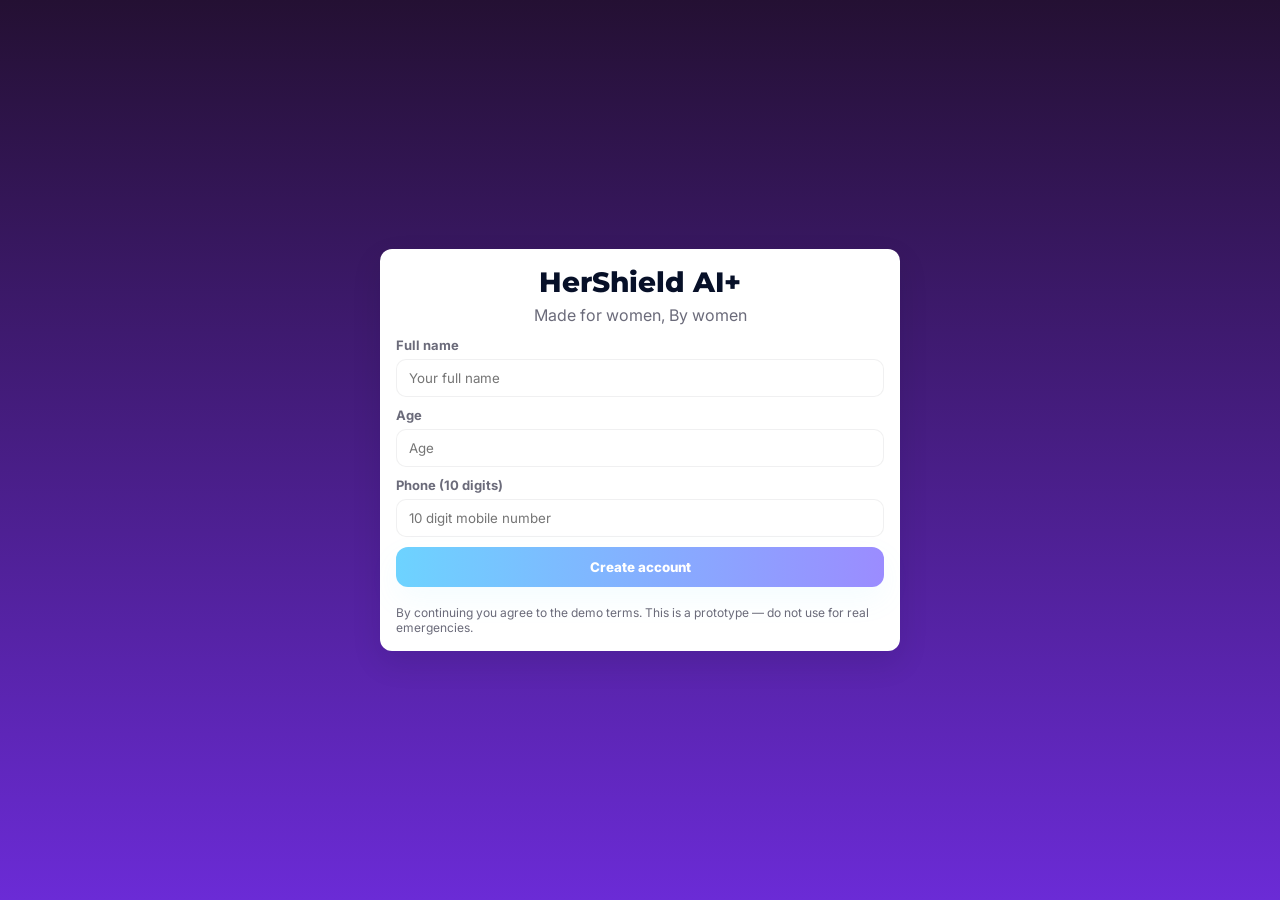
<file: index.html>
<!doctype html>
<html lang="en">
<head>
  <meta charset="utf-8" />
  <meta name="viewport" content="width=device-width,initial-scale=1" />
  <title>HerShield AI+ — Create profile</title>
  <link rel="stylesheet" href="styles.css" />
</head>
<body>
  <main style="min-height:100vh;display:flex;align-items:center;justify-content:center;padding:24px">
    <section class="card" style="max-width:520px;width:100%">
      <div style="text-align:center;margin-bottom:12px">
        <div style="font-family:var(--title-font);font-weight:800;font-size:28px;color:var(--text)">HerShield AI+</div>
        <div style="color:var(--muted);margin-top:6px">Made for women, By women</div>
      </div>

      <form id="signupForm" style="display:flex;flex-direction:column;gap:10px" autocomplete="on" novalidate>
        <label class="field">
          <span class="label">Full name</span>
          <input id="fullName" class="input" name="name" type="text" placeholder="Your full name" required />
          <div id="nameError" class="small-note" style="color:#b71c1c;display:none"></div>
        </label>

        <label class="field">
          <span class="label">Age</span>
          <input id="age" class="input" name="age" type="number" min="16" max="99" placeholder="Age" required />
          <div id="ageError" class="small-note" style="color:#b71c1c;display:none"></div>
        </label>

        <label class="field">
          <span class="label">Phone (10 digits)</span>
          <input id="phone" class="input" name="phone" type="tel" placeholder="10 digit mobile number" inputmode="tel" required />
          <div id="phoneError" class="small-note" style="color:#b71c1c;display:none"></div>
        </label>

        <div style="display:flex;gap:8px;align-items:center">
          <button type="submit" class="btn primary" style="flex:1">Create account</button>
        </div>

        <div style="font-size:12px;color:var(--muted);margin-top:8px">By continuing you agree to the demo terms. This is a prototype — do not use for real emergencies.</div>
      </form>
    </section>
  </main>

  <div id="modalRoot" aria-hidden="true"></div>
  <script src="main.js"></script>
  <script>
    function validateName(name){ return /^[A-Za-z\s]{2,}$/.test(name); }
    function validateAge(age){ return Number.isInteger(age) && age > 15 && age < 100; }
    function validatePhone(phone){ return /^\d{10}$/.test(phone); }

    document.getElementById('signupForm').addEventListener('submit', function(e){
      e.preventDefault();
      const nameEl = document.getElementById('fullName');
      const ageEl = document.getElementById('age');
      const phoneEl = document.getElementById('phone');
      const name = nameEl.value.trim();
      const age = Number(ageEl.value);
      const phone = phoneEl.value.trim();

      const nameError = document.getElementById('nameError');
      const ageError = document.getElementById('ageError');
      const phoneError = document.getElementById('phoneError');
      nameError.style.display = 'none'; ageError.style.display = 'none'; phoneError.style.display = 'none';

      if(!validateName(name)){ nameError.textContent = 'Name must contain only letters and spaces (no numbers).'; nameError.style.display='block'; nameEl.focus(); return; }
      if(!validateAge(age)){ ageError.textContent = 'Age must be greater than 15 and less than 100.'; ageError.style.display='block'; ageEl.focus(); return; }
      if(!validatePhone(phone)){ phoneError.textContent = 'Phone must be exactly 10 digits.'; phoneError.style.display='block'; phoneEl.focus(); return; }

      const user = { name, age, phone, ts: new Date().toISOString() };
      try {
        localStorage.setItem('hs_user', JSON.stringify(user));
        showModal({ title:'Profile created', html:'<p>Your profile is saved locally. Redirecting to Home...</p>', primaryText:'Continue', primaryAction: ()=> location.href='home.html' });
      } catch(err){
        showModal({ title:'Error', html:'<p>Unable to save profile in this browser.</p>', primaryText:'OK' });
      }
    });
  </script>
</body>
</html>
</file>
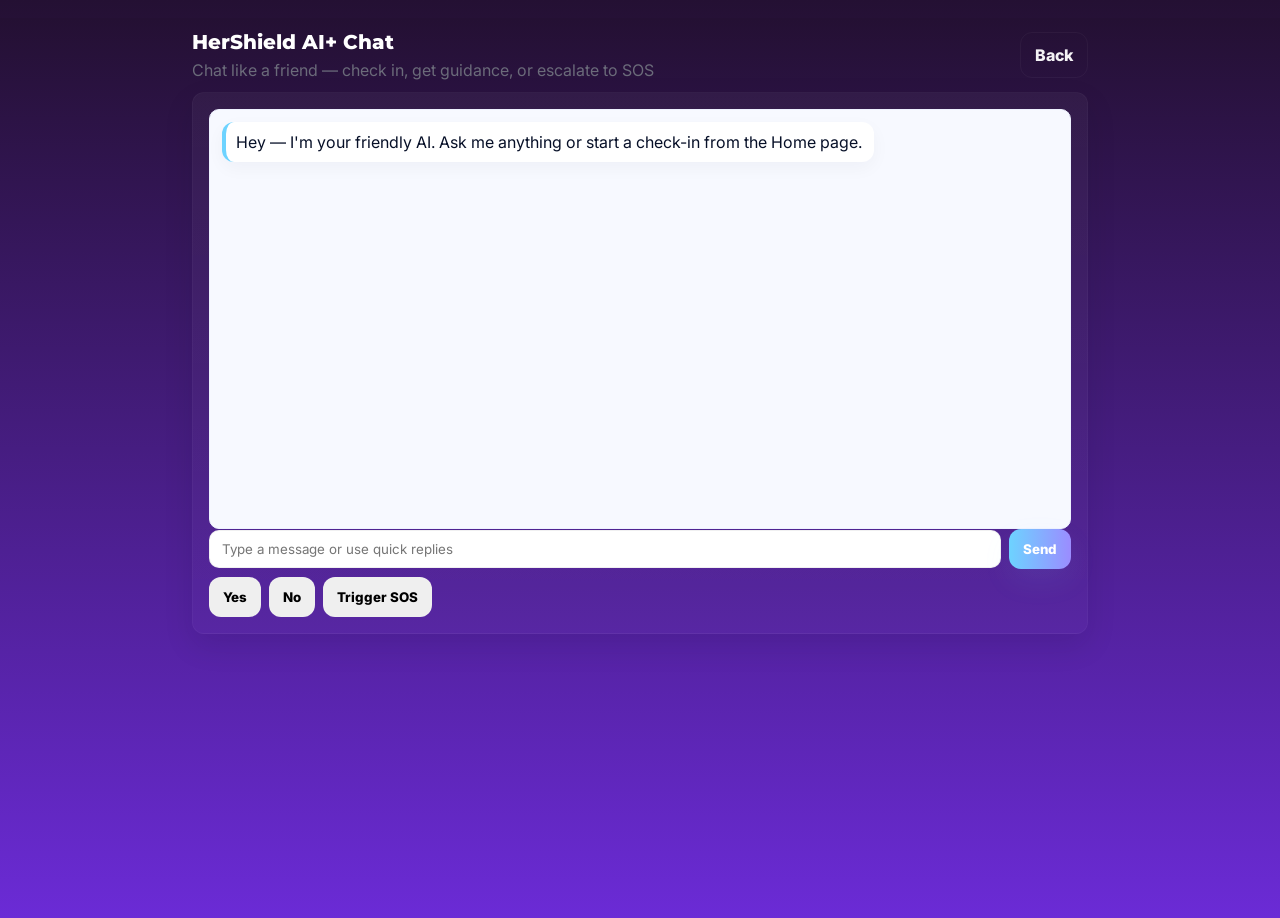
<file: ai.html>
<!doctype html>
<html lang="en">
<head>
  <meta charset="utf-8"/>
  <meta name="viewport" content="width=device-width,initial-scale=1"/>
  <title>HerShield AI+ — AI Chat</title>
  <link rel="stylesheet" href="styles.css"/>
</head>
<body>
<div style="max-width:920px;margin:18px auto;padding:12px">
  <div style="display:flex;align-items:center;justify-content:space-between;margin-bottom:12px">
    <div>
      <div style="font-family:var(--title-font);font-weight:800;font-size:20px;color:#fff">HerShield AI+ Chat</div>
      <div style="color:var(--muted);margin-top:6px">Chat like a friend — check in, get guidance, or escalate to SOS</div>
    </div>
    <div>
      <a href="home.html" class="btn ghost">Back</a>
    </div>
  </div>

  <section class="card card--glass">
    <div class="chat-wrap">
      <div id="chatWindow" class="chat-window" role="log" aria-live="polite"></div>

      <div style="display:flex;gap:8px;align-items:center" class="chat-input">
        <input id="chatInput" class="input" placeholder="Type a message or use quick replies" style="flex:1"/>
        <button id="sendBtn" class="btn primary">Send</button>
      </div>
      <div style="display:flex;gap:8px;margin-top:8px">
        <button class="btn" id="quickYes">Yes</button>
        <button class="btn" id="quickNo">No</button>
        <button class="btn" id="quickSOS">Trigger SOS</button>
      </div>
    </div>
  </section>
</div>

<div id="modalRoot"></div>
<script src="main.js"></script>
<script>
const chatWindow = document.getElementById('chatWindow');
const input = document.getElementById('chatInput');
const sendBtn = document.getElementById('sendBtn');
const quickYes = document.getElementById('quickYes');
const quickNo = document.getElementById('quickNo');
const quickSOS = document.getElementById('quickSOS');

function appendMessage(text, who='bot'){
  const el = document.createElement('div');
  el.className = 'bubble ' + (who==='user' ? 'bubble-user' : 'bubble-ai');
  el.innerHTML = `<div class="bubble-text">${escapeHtml(text)}</div>`;
  chatWindow.appendChild(el);
  chatWindow.scrollTop = chatWindow.scrollHeight;
}

function botReplyToUser(v){
  const t = v.toLowerCase();
  const kws = analyzeKeywords(v);
  if(kws.includes('threat')) appendMessage("I hear words that suggest danger. Do you want me to trigger SOS now?", 'bot');
  else if(kws.includes('medical')) appendMessage("That sounds like a medical issue. If you need immediate help, please call emergency services.", 'bot');
  else if(kws.includes('lost')) appendMessage("If you're lost, share a nearby landmark or area name and I can help plan a safe route.", 'bot');
  else appendMessage("Thanks for sharing. Would you like a check-in or help contacting someone?", 'bot');
}

/* Send handler */
sendBtn.addEventListener('click', ()=>{
  const v = input.value.trim();
  if(!v) return;
  appendMessage(v,'user');
  input.value = '';
  botReplyToUser(v);
});

/* Quick replies */
quickYes.addEventListener('click', ()=> { appendMessage('Yes','user'); botReplyToUser('yes'); });
quickNo.addEventListener('click', ()=> { appendMessage('No','user'); botReplyToUser('no'); });
quickSOS.addEventListener('click', ()=> {
  appendMessage('Please trigger SOS','user');
  showModal({ title:'Trigger SOS', html:'<p>Trigger SOS now? This will capture GPS and a short 10s recording (demo). Evidence is saved locally automatically.</p>', primaryText:'Trigger', primaryAction: ()=> { triggerSOSFromAI(); }, secondaryText:'Cancel' });
});

/* Trigger SOS from AI page */
async function triggerSOSFromAI(){
  appendMessage("Triggering SOS — capturing short evidence (demo).", 'bot');
  if(typeof window.triggerSOSDemo === 'function'){
    await window.triggerSOSDemo();
    appendMessage("SOS flow completed (demo). Evidence saved automatically.", 'bot');
  } else {
    showModal({ title:'SOS', html:'<p>Unable to trigger SOS from this page.</p>', primaryText:'OK' });
  }
}

/* Start check-in if requested via query param */
(function init(){
  const params = new URLSearchParams(location.search);
  if(params.get('checkin') === '1'){
    setTimeout(()=> {
      runCheckinFlow(
        (userMsg)=> appendMessage(userMsg,'user'),
        (botMsg)=> appendMessage(botMsg,'bot')
      );
    }, 400);
  } else {
    appendMessage("Hey — I'm your friendly AI. Ask me anything or start a check-in from the Home page.", 'bot');
  }
})();
</script>
</body>
</html>
</file>
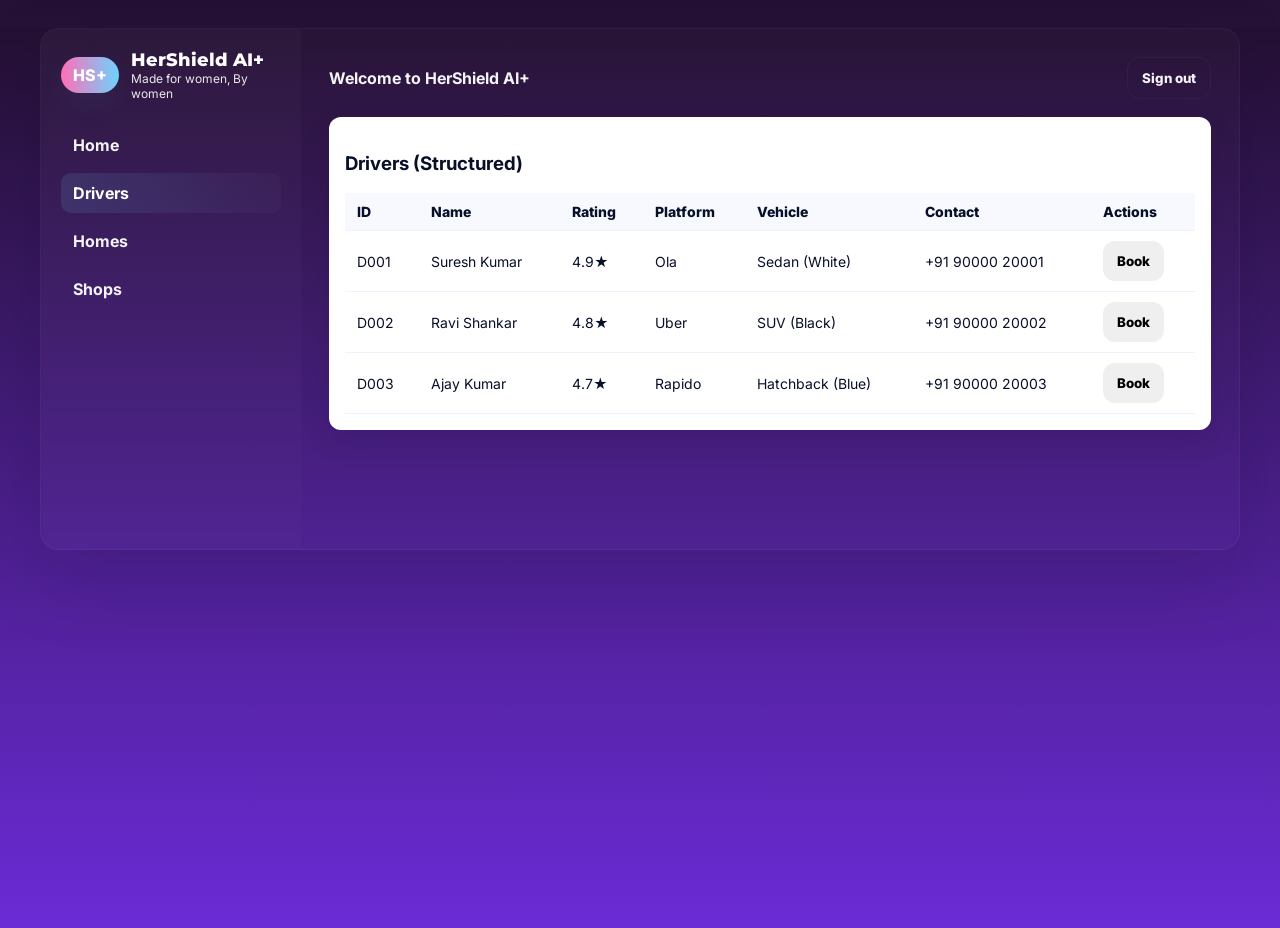
<file: drivers.html>
<!doctype html>
<html lang="en">
<head>
  <meta charset="utf-8"/>
  <meta name="viewport" content="width=device-width,initial-scale=1"/>
  <title>HerShield AI+ — Recommended Drivers</title>
  <link rel="stylesheet" href="styles.css"/>
</head>
<body>
<div class="app">
  <nav class="nav">
    <div class="brand"><div class="logo-badge">HS+</div><div><div class="brand-title">HerShield AI+</div><div class="brand-tag">Made for women, By women</div></div></div>
    <div class="nav-links">
      <a href="home.html">Home</a>
      <a href="drivers.html" class="active">Drivers</a>
      <a href="homes.html">Homes</a>
      <a href="shops.html">Shops</a>
    </div>
  </nav>

  <main class="content">
    <header class="topbar"><div class="left"><div class="greeting">Recommended Drivers</div><div class="small-note">Drivers recommended based on female-friendly ratings</div></div><div class="actions"><button id="signOutBtn" class="btn ghost">Sign out</button></div></header>

    <section class="card">
      <h3>Drivers (Structured)</h3>
      <table class="list-table" id="driversTable">
        <thead><tr><th>ID</th><th>Name</th><th>Rating</th><th>Platform</th><th>Vehicle</th><th>Contact</th><th>Actions</th></tr></thead>
        <tbody></tbody>
      </table>
    </section>
  </main>
</div>

<div id="modalRoot"></div>
<script src="main.js"></script>
<script>
const SAMPLE_DRIVERS = [
  { id:'D001', name:'Suresh Kumar', rating:4.9, feedbackCount:124, femaleFriendly:true, platform:'Ola', vehicle:'Sedan (White)', contact:'+91 90000 20001', notes:'Experienced, punctual' },
  { id:'D002', name:'Ravi Shankar', rating:4.8, feedbackCount:98, femaleFriendly:true, platform:'Uber', vehicle:'SUV (Black)', contact:'+91 90000 20002', notes:'Calm driver' },
  { id:'D003', name:'Ajay Kumar', rating:4.7, feedbackCount:76, femaleFriendly:true, platform:'Rapido', vehicle:'Hatchback (Blue)', contact:'+91 90000 20003', notes:'Trusted by volunteers' }
];

function renderDrivers(){
  const tbody = document.querySelector('#driversTable tbody');
  tbody.innerHTML = '';
  SAMPLE_DRIVERS.forEach(d=>{
    const tr = document.createElement('tr');
    tr.innerHTML = `<td>${escapeHtml(d.id)}</td>
      <td>${escapeHtml(d.name)}</td>
      <td>${d.rating}★</td>
      <td>${escapeHtml(d.platform)}</td>
      <td>${escapeHtml(d.vehicle)}</td>
      <td>${escapeHtml(d.contact)}</td>
      <td><button class="btn" data-id="${d.id}" data-action="book">Book</button></td>`;
    tbody.appendChild(tr);
  });
  document.querySelectorAll('[data-action="book"]').forEach(btn=>{
    btn.addEventListener('click', (e)=>{
      const id = e.target.getAttribute('data-id');
      const d = SAMPLE_DRIVERS.find(x=>x.id===id);
      if(!d) return;
      showModal({ title:`Book ${escapeHtml(d.name)}`, html:`<p><strong>Contact</strong> ${escapeHtml(d.contact)}</p><p>${escapeHtml(d.platform)} • ${escapeHtml(d.vehicle)}</p>`, primaryText:'Copy Contact', primaryAction: ()=> navigator.clipboard && navigator.clipboard.writeText ? navigator.clipboard.writeText(`${d.name} — ${d.contact}`) : alert('Contact: '+d.contact) });
    });
  });
}

document.getElementById('signOutBtn').addEventListener('click', ()=> signOut());
renderDrivers();
</script>
</body>
</html>
</file>
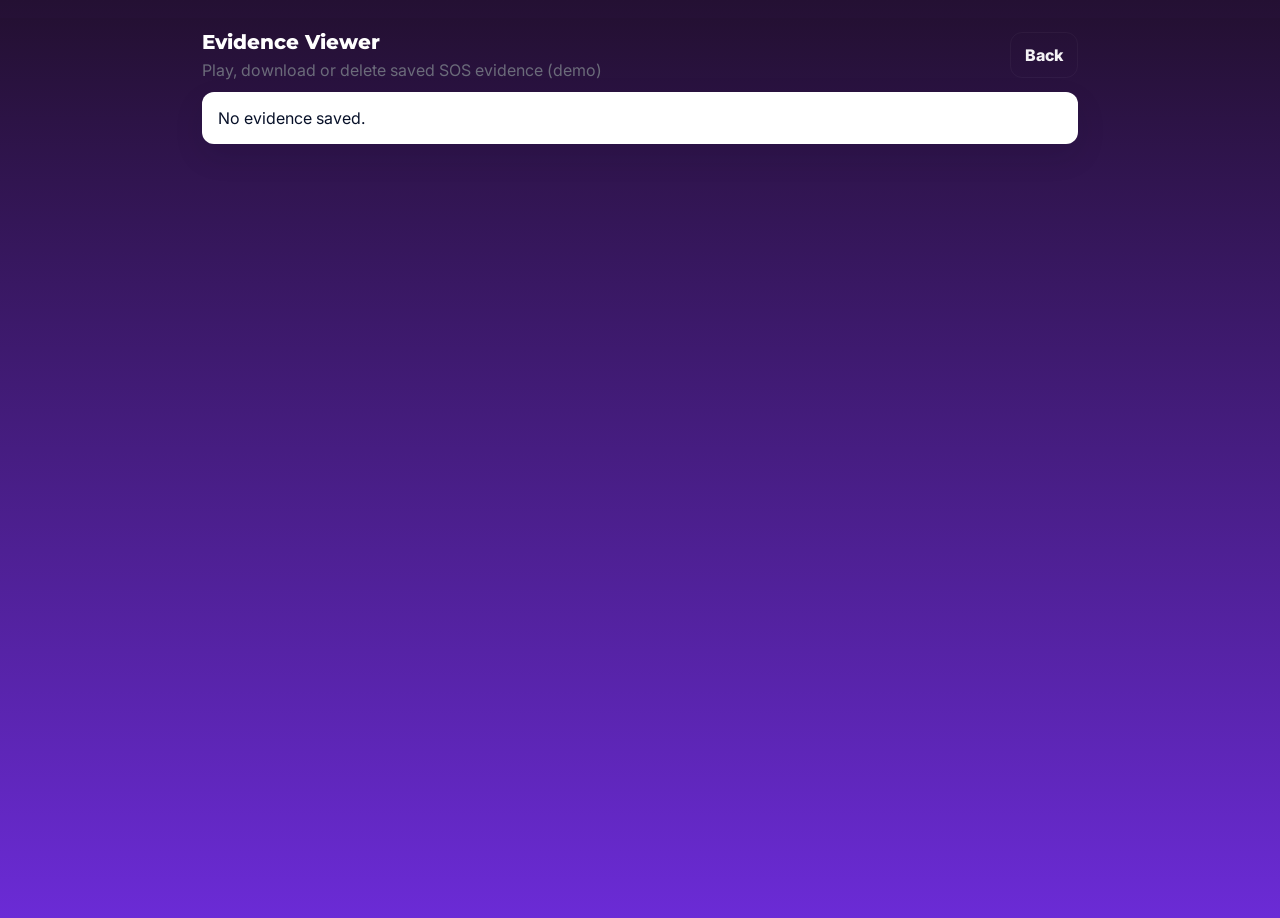
<file: evidence.html>
<!doctype html>
<html lang="en">
<head>
  <meta charset="utf-8"/>
  <meta name="viewport" content="width=device-width,initial-scale=1"/>
  <title>HerShield AI+ — Evidence Viewer</title>
  <link rel="stylesheet" href="styles.css"/>
</head>
<body>
<div style="max-width:900px;margin:18px auto;padding:12px">
  <div style="display:flex;align-items:center;justify-content:space-between;margin-bottom:12px">
    <div>
      <div style="font-family:var(--title-font);font-weight:800;font-size:20px;color:#fff">Evidence Viewer</div>
      <div style="color:var(--muted);margin-top:6px">Play, download or delete saved SOS evidence (demo)</div>
    </div>
    <div>
      <a href="home.html" class="btn ghost">Back</a>
    </div>
  </div>

  <section class="card">
    <div id="evidenceList"></div>
  </section>
</div>

<div id="modalRoot"></div>
<script src="main.js"></script>
<script>
const container = document.getElementById('evidenceList');
renderEvidenceList(container);
</script>
</body>
</html>
</file>
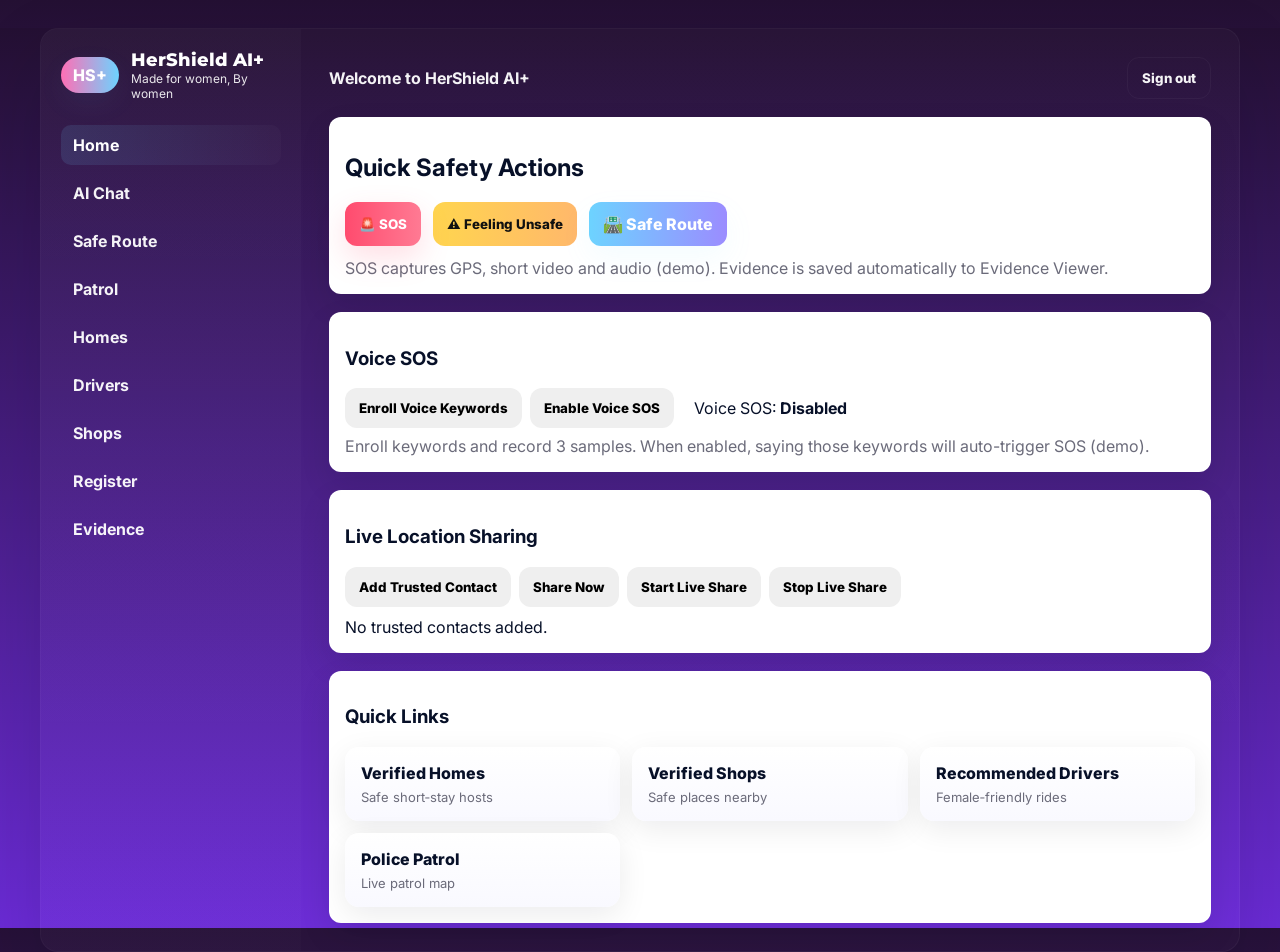
<file: home.html>
<!doctype html>
<html lang="en">
<head>
  <meta charset="utf-8"/>
  <meta name="viewport" content="width=device-width,initial-scale=1"/>
  <title>HerShield AI+ — Home</title>
  <link rel="stylesheet" href="styles.css"/>
</head>
<body>
<div class="app">
  <nav class="nav">
    <div class="brand"><div class="logo-badge">HS+</div><div><div class="brand-title">HerShield AI+</div><div class="brand-tag">Made for women, By women</div></div></div>
    <div class="nav-links">
      <a href="home.html" class="active">Home</a>
      <a href="ai.html">AI Chat</a>
      <a href="saferoute.html">Safe Route</a>
      <a href="patrol.html">Patrol</a>
      <a href="homes.html">Homes</a>
      <a href="drivers.html">Drivers</a>
      <a href="shops.html">Shops</a>
      <a href="register.html">Register</a>
      <a href="evidence.html">Evidence</a>
    </div>
  </nav>

  <main class="content">
    <header class="topbar"><div class="left"><div class="greeting">Welcome to HerShield AI+</div><div class="small">One‑tap safety and community support</div></div><div class="actions"><button id="signOutBtn" class="btn ghost">Sign out</button></div></header>

    <section class="card">
      <h2>Quick Safety Actions</h2>
      <div class="cta-row">
        <button class="btn sos" id="sosBtn">🚨 SOS</button>
        <button class="btn warn" id="unsafeBtn" style="background:linear-gradient(90deg,#ffd54f,#ffb86b);color:#111">⚠️ Feeling Unsafe</button>
        <a href="saferoute.html" class="btn primary">🛣️ Safe Route</a>
      </div>
      <div style="margin-top:12px;color:var(--muted)">SOS captures GPS, short video and audio (demo). Evidence is saved automatically to Evidence Viewer.</div>
    </section>

    <section class="card">
      <h3>Voice SOS</h3>
      <div style="display:flex;gap:8px;align-items:center">
        <button id="enrollVoice" class="btn">Enroll Voice Keywords</button>
        <button id="toggleVoice" class="btn">Enable Voice SOS</button>
        <div id="voiceStatus" class="small-note" style="margin-left:12px">Voice SOS: <strong id="voiceState">Disabled</strong></div>
      </div>
      <div style="margin-top:8px;color:var(--muted)">Enroll keywords and record 3 samples. When enabled, saying those keywords will auto-trigger SOS (demo).</div>
    </section>

    <section class="card">
      <h3>Live Location Sharing</h3>
      <div style="display:flex;gap:8px;align-items:center">
        <button id="addTrusted" class="btn">Add Trusted Contact</button>
        <button id="shareOnce" class="btn">Share Now</button>
        <button id="startLive" class="btn">Start Live Share</button>
        <button id="stopLive" class="btn">Stop Live Share</button>
      </div>
      <div id="trustedList" style="margin-top:10px"></div>
    </section>

    <section class="card">
      <h3>Quick Links</h3>
      <div class="quick-grid">
        <a class="quick-card" href="homes.html"><div class="qc-title">Verified Homes</div><div class="qc-sub">Safe short‑stay hosts</div></a>
        <a class="quick-card" href="shops.html"><div class="qc-title">Verified Shops</div><div class="qc-sub">Safe places nearby</div></a>
        <a class="quick-card" href="drivers.html"><div class="qc-title">Recommended Drivers</div><div class="qc-sub">Female‑friendly rides</div></a>
        <a class="quick-card" href="patrol.html"><div class="qc-title">Police Patrol</div><div class="qc-sub">Live patrol map</div></a>
      </div>
    </section>
  </main>
</div>

<div id="modalRoot"></div>
<script src="main.js"></script>
<script>
document.getElementById('sosBtn').addEventListener('click', ()=> {
  showModal({ title:'Confirm SOS', html:'<p>This will capture GPS and a short 10s audio/video clip (demo). Evidence is saved locally automatically. Proceed?</p>', primaryText:'Yes, capture', primaryAction: ()=> triggerSOSDemo(), secondaryText:'Cancel' });
});
document.getElementById('unsafeBtn').addEventListener('click', ()=> {
  window.location.href = 'ai.html?checkin=1';
});
document.getElementById('signOutBtn').addEventListener('click', ()=> signOut());

/* Voice SOS controls */
const enrollBtn = document.getElementById('enrollVoice');
const toggleBtn = document.getElementById('toggleVoice');
const voiceStateEl = document.getElementById('voiceState');

enrollBtn.addEventListener('click', ()=> {
  if(typeof window.openVoiceEnrollmentModal === 'function') window.openVoiceEnrollmentModal();
  else alert('Voice enrollment not available in this browser.');
});

async function refreshVoiceState(){
  const list = await listVoiceEnrollments();
  const enabled = (list || []).some(e=>e.enabled);
  voiceStateEl.textContent = enabled ? 'Enabled' : 'Disabled';
  toggleBtn.textContent = enabled ? 'Disable Voice SOS' : 'Enable Voice SOS';
}
toggleBtn.addEventListener('click', async ()=>{
  const list = await listVoiceEnrollments();
  if(!list || !list.length){ showModal({ title:'No enrollment', html:'<p>No voice enrollment found. Please enroll keywords first.</p>', primaryText:'OK' }); return; }
  const enrollment = list[0]; // demo: single enrollment
  const newState = !enrollment.enabled;
  await setVoiceEnabled(enrollment.id, newState);
  if(newState){
    startVoiceSOSListener();
    showModal({ title:'Voice SOS enabled', html:'<p>Voice SOS is now enabled. The app will listen for your keywords and trigger SOS automatically (demo).</p>', primaryText:'OK' });
  } else {
    stopVoiceSOSListener();
    showModal({ title:'Voice SOS disabled', html:'<p>Voice SOS has been disabled.</p>', primaryText:'OK' });
  }
  refreshVoiceState();
});

refreshVoiceState();

/* Trusted contacts UI */
async function renderTrusted(){
  const list = await listTrustedContacts();
  const container = document.getElementById('trustedList');
  container.innerHTML = '';
  if(!list.length){ container.innerHTML = '<div class="small-note">No trusted contacts added.</div>'; return; }
  const table = document.createElement('table'); table.className='list-table';
  table.innerHTML = `<thead><tr><th>Name</th><th>Contact</th><th>Type</th><th>Actions</th></tr></thead><tbody></tbody>`;
  list.forEach(c=>{
    const tr = document.createElement('tr');
    tr.innerHTML = `<td>${escapeHtml(c.name)}</td><td>${escapeHtml(c.contact)}</td><td>${escapeHtml(c.type || 'phone')}</td><td><button class="btn" data-id="${c.id}" data-action="remove">Remove</button></td>`;
    table.querySelector('tbody').appendChild(tr);
  });
  container.appendChild(table);
  container.querySelectorAll('[data-action="remove"]').forEach(btn=>{
    btn.addEventListener('click', async (e)=>{
      const id = e.target.getAttribute('data-id');
      await deleteTrustedContact(id);
      renderTrusted();
    });
  });
}

document.getElementById('addTrusted').addEventListener('click', ()=>{
  showModal({
    title:'Add trusted contact',
    html:`<div style="display:flex;flex-direction:column;gap:8px">
      <input id="tcName" class="input" placeholder="Full name" />
      <input id="tcContact" class="input" placeholder="Phone or email" />
      <select id="tcType" class="input"><option value="phone">Phone</option><option value="email">Email</option></select>
    </div>`,
    primaryText:'Add',
    primaryAction: async ()=>{
      const name = document.getElementById('tcName').value.trim();
      const contact = document.getElementById('tcContact').value.trim();
      const type = document.getElementById('tcType').value;
      if(!name || !contact){ alert('Enter name and contact'); return; }
      await addTrustedContact({ name, contact, type });
      renderTrusted();
    }
  });
});

document.getElementById('shareOnce').addEventListener('click', ()=> shareLiveLocationOnce());
document.getElementById('startLive').addEventListener('click', ()=> startLiveShare(15));
document.getElementById('stopLive').addEventListener('click', ()=> stopLiveShare());

renderTrusted();
</script>
</body>
</html>
</file>
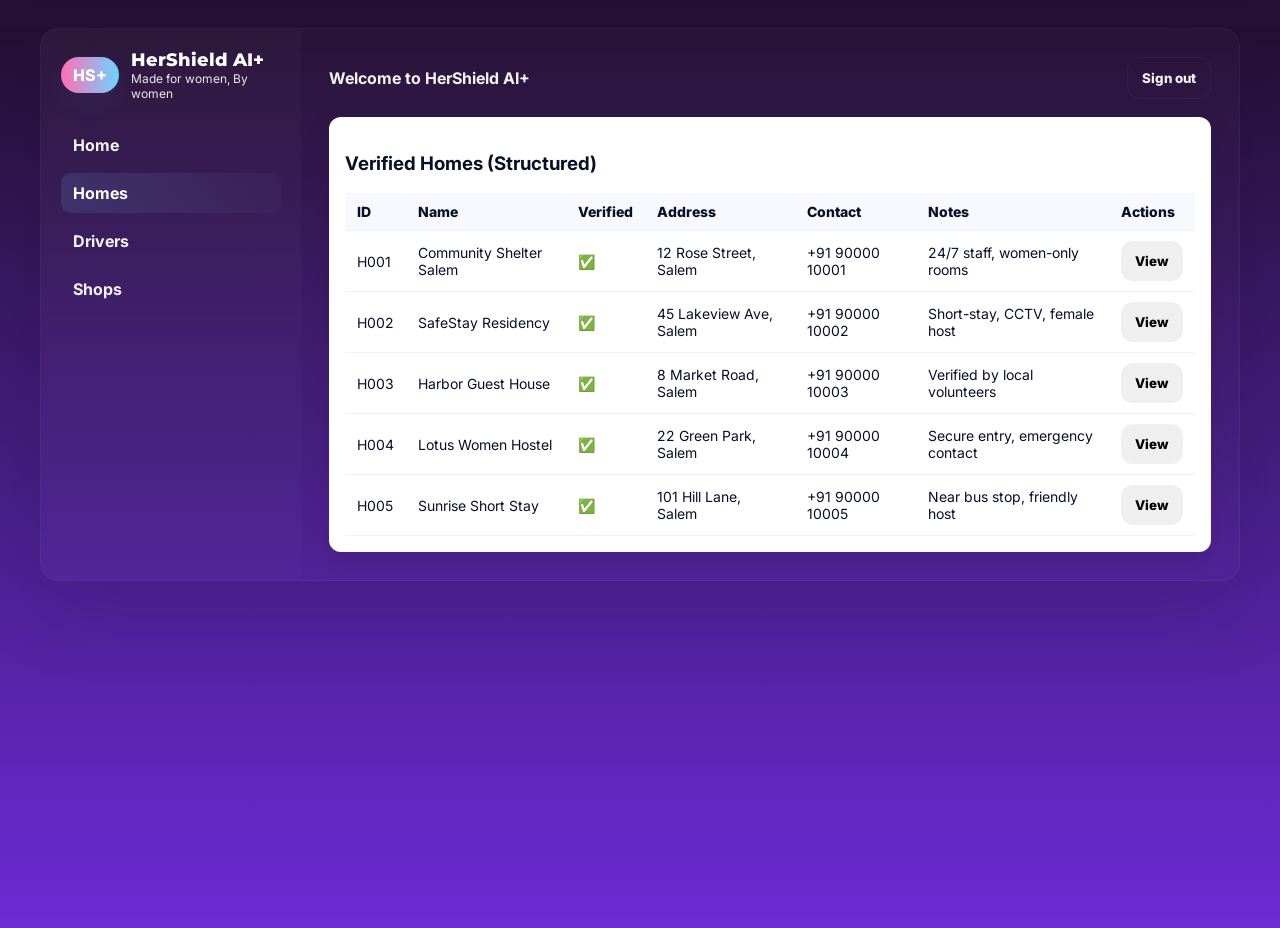
<file: homes.html>
<!doctype html>
<html lang="en">
<head>
  <meta charset="utf-8"/>
  <meta name="viewport" content="width=device-width,initial-scale=1"/>
  <title>HerShield AI+ — Verified Homes</title>
  <link rel="stylesheet" href="styles.css"/>
</head>
<body>
<div class="app">
  <nav class="nav">
    <div class="brand"><div class="logo-badge">HS+</div><div><div class="brand-title">HerShield AI+</div><div class="brand-tag">Made for women, By women</div></div></div>
    <div class="nav-links">
      <a href="home.html">Home</a>
      <a href="homes.html" class="active">Homes</a>
      <a href="drivers.html">Drivers</a>
      <a href="shops.html">Shops</a>
    </div>
  </nav>

  <main class="content">
    <header class="topbar"><div class="left"><div class="greeting">Verified Homes</div><div class="small-note">Homes and short-stay hosts verified by the community</div></div><div class="actions"><button id="signOutBtn" class="btn ghost">Sign out</button></div></header>

    <section class="card">
      <h3>Verified Homes (Structured)</h3>
      <table class="list-table" id="homesTable">
        <thead><tr><th>ID</th><th>Name</th><th>Verified</th><th>Address</th><th>Contact</th><th>Notes</th><th>Actions</th></tr></thead>
        <tbody></tbody>
      </table>
    </section>
  </main>
</div>

<div id="modalRoot"></div>
<script src="main.js"></script>
<script>
const SAMPLE_HOMES = [
  { id:'H001', name:'Community Shelter Salem', verified:true, address:'12 Rose Street, Salem', contact:'+91 90000 10001', notes:'24/7 staff, women-only rooms' },
  { id:'H002', name:'SafeStay Residency', verified:true, address:'45 Lakeview Ave, Salem', contact:'+91 90000 10002', notes:'Short-stay, CCTV, female host' },
  { id:'H003', name:'Harbor Guest House', verified:true, address:'8 Market Road, Salem', contact:'+91 90000 10003', notes:'Verified by local volunteers' },
  { id:'H004', name:'Lotus Women Hostel', verified:true, address:'22 Green Park, Salem', contact:'+91 90000 10004', notes:'Secure entry, emergency contact' },
  { id:'H005', name:'Sunrise Short Stay', verified:true, address:'101 Hill Lane, Salem', contact:'+91 90000 10005', notes:'Near bus stop, friendly host' }
];

function renderHomes(){
  const tbody = document.querySelector('#homesTable tbody');
  tbody.innerHTML = '';
  SAMPLE_HOMES.forEach(h=>{
    const tr = document.createElement('tr');
    tr.innerHTML = `<td>${escapeHtml(h.id)}</td>
      <td>${escapeHtml(h.name)}</td>
      <td>${h.verified ? '✅' : '❌'}</td>
      <td>${escapeHtml(h.address)}</td>
      <td>${escapeHtml(h.contact)}</td>
      <td>${escapeHtml(h.notes)}</td>
      <td><button class="btn" data-id="${h.id}" data-action="view">View</button></td>`;
    tbody.appendChild(tr);
  });
  document.querySelectorAll('[data-action="view"]').forEach(btn=>{
    btn.addEventListener('click', (e)=>{
      const id = e.target.getAttribute('data-id');
      const h = SAMPLE_HOMES.find(x=>x.id===id);
      if(!h) return;
      showModal({ title: h.name, html:`<p><strong>Address</strong> ${escapeHtml(h.address)}</p><p><strong>Contact</strong> ${escapeHtml(h.contact)}</p><p><strong>Notes</strong> ${escapeHtml(h.notes)}</p><p><strong>Verified</strong> ${h.verified ? 'Yes' : 'No'}</p>`, primaryText:'OK' });
    });
  });
}

document.getElementById('signOutBtn').addEventListener('click', ()=> signOut());
renderHomes();
</script>
</body>
</html>
</file>
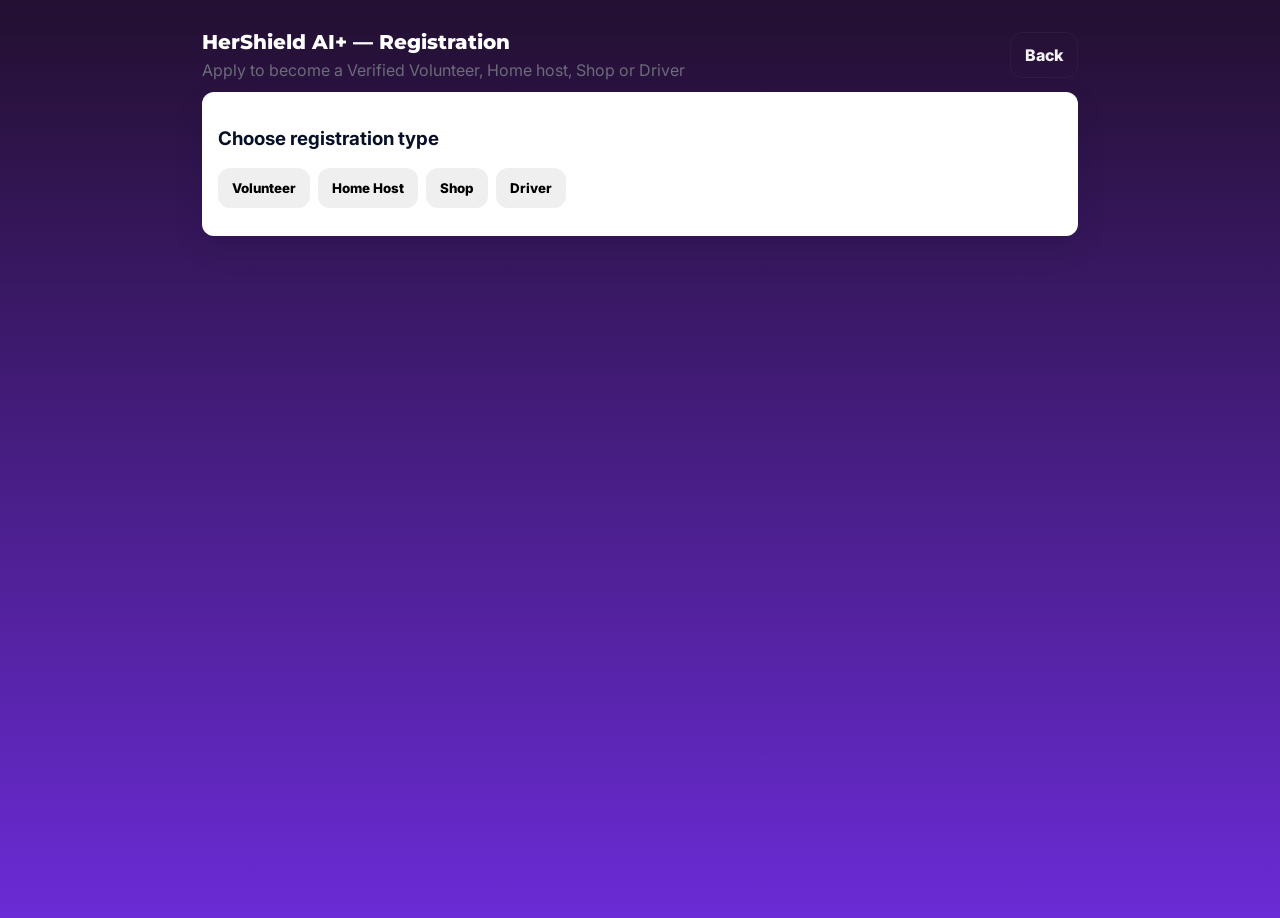
<file: register.html>
<!doctype html>
<html lang="en">
<head>
  <meta charset="utf-8"/>
  <meta name="viewport" content="width=device-width,initial-scale=1"/>
  <title>HerShield AI+ — Register</title>
  <link rel="stylesheet" href="styles.css"/>
</head>
<body>
<div style="max-width:900px;margin:18px auto;padding:12px">
  <div style="display:flex;align-items:center;justify-content:space-between;margin-bottom:12px">
    <div>
      <div style="font-family:var(--title-font);font-weight:800;font-size:20px;color:#fff">HerShield AI+ — Registration</div>
      <div style="color:var(--muted);margin-top:6px">Apply to become a Verified Volunteer, Home host, Shop or Driver</div>
    </div>
    <div>
      <a href="home.html" class="btn ghost">Back</a>
    </div>
  </div>

  <section class="card">
    <h3>Choose registration type</h3>
    <div style="display:flex;gap:8px;margin-bottom:12px">
      <button class="btn" id="regVolunteer">Volunteer</button>
      <button class="btn" id="regHome">Home Host</button>
      <button class="btn" id="regShop">Shop</button>
      <button class="btn" id="regDriver">Driver</button>
    </div>

    <div id="regFormArea"></div>
  </section>
</div>

<div id="modalRoot"></div>
<script src="main.js"></script>
<script>
function renderForm(type){
  const area = document.getElementById('regFormArea');
  area.innerHTML = '';
  const form = document.createElement('form');
  form.className = 'register-grid';
  form.innerHTML = `
    <label class="field"><span class="label">Full name</span><input class="input" name="name" required></label>
    <label class="field"><span class="label">Contact phone</span><input class="input" name="phone" required></label>
    <label class="field"><span class="label">Email (optional)</span><input class="input" name="email"></label>
    <label class="field"><span class="label">Location (area name or address)</span><input class="input" name="location" required></label>
    <label class="field"><span class="label">Short description / why you want to register</span><textarea class="input" name="notes" rows="3"></textarea></label>
    <div style="display:flex;gap:8px"><button class="btn primary" type="submit">Submit application</button><button class="btn" type="button" id="cancelReg">Cancel</button></div>
    <div class="small-note">Your application is stored locally for demo purposes. Verification is simulated.</div>
  `;
  area.appendChild(form);

  form.addEventListener('submit', async (e)=>{
    e.preventDefault();
    const fd = new FormData(form);
    const payload = {
      name: fd.get('name'),
      phone: fd.get('phone'),
      email: fd.get('email'),
      location: fd.get('location'),
      notes: fd.get('notes'),
    };
    try {
      const id = await saveRegistration({ type, payload });
      showModal({ title:'Application submitted', html:`<p>Your application id: ${id}. We'll review it (demo).</p>`, primaryText:'OK', primaryAction: ()=> { area.innerHTML=''; } });
    } catch(err){
      showModal({ title:'Error', html:'<p>Unable to save application locally.</p>', primaryText:'OK' });
    }
  });

  document.getElementById('cancelReg').addEventListener('click', ()=> area.innerHTML = '');
}

document.getElementById('regVolunteer').addEventListener('click', ()=> renderForm('volunteer'));
document.getElementById('regHome').addEventListener('click', ()=> renderForm('home-host'));
document.getElementById('regShop').addEventListener('click', ()=> renderForm('shop'));
document.getElementById('regDriver').addEventListener('click', ()=> renderForm('driver'));
</script>
</body>
</html>
</file>
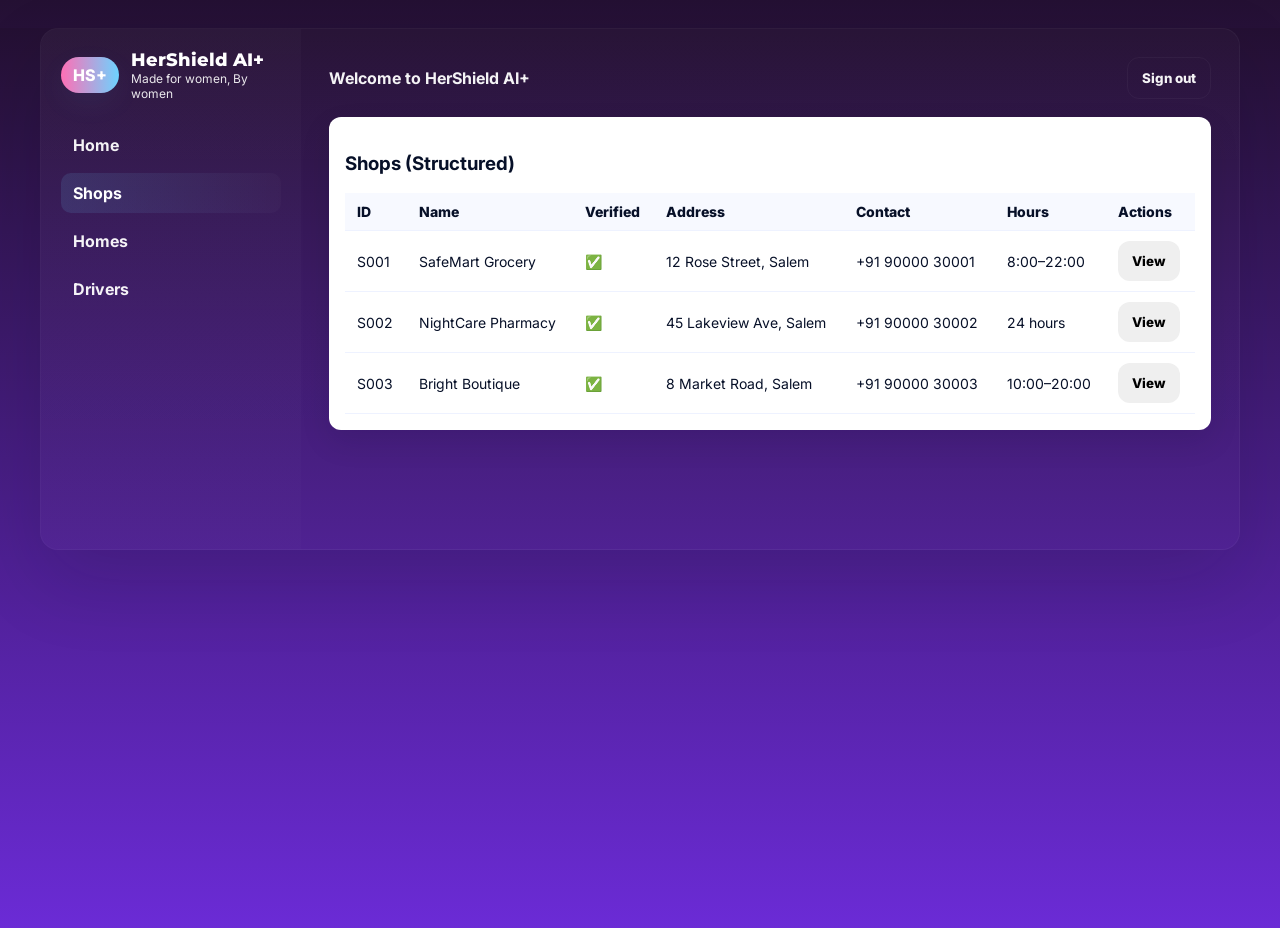
<file: shops.html>
<!doctype html>
<html lang="en">
<head>
  <meta charset="utf-8"/>
  <meta name="viewport" content="width=device-width,initial-scale=1"/>
  <title>HerShield AI+ — Verified Shops</title>
  <link rel="stylesheet" href="styles.css"/>
</head>
<body>
<div class="app">
  <nav class="nav">
    <div class="brand"><div class="logo-badge">HS+</div><div><div class="brand-title">HerShield AI+</div><div class="brand-tag">Made for women, By women</div></div></div>
    <div class="nav-links">
      <a href="home.html">Home</a>
      <a href="shops.html" class="active">Shops</a>
      <a href="homes.html">Homes</a>
      <a href="drivers.html">Drivers</a>
    </div>
  </nav>

  <main class="content">
    <header class="topbar"><div class="left"><div class="greeting">Verified Shops</div><div class="small-note">Tap a shop to view profile or call (mock)</div></div><div class="actions"><button id="signOutBtn" class="btn ghost">Sign out</button></div></header>

    <section class="card">
      <h3>Shops (Structured)</h3>
      <table class="list-table" id="shopsTable">
        <thead><tr><th>ID</th><th>Name</th><th>Verified</th><th>Address</th><th>Contact</th><th>Hours</th><th>Actions</th></tr></thead>
        <tbody></tbody>
      </table>
    </section>
  </main>
</div>

<div id="modalRoot"></div>
<script src="main.js"></script>
<script>
const SAMPLE_SHOPS = [
  { id:'S001', name:'SafeMart Grocery', verified:true, address:'12 Rose Street, Salem', contact:'+91 90000 30001', hours:'8:00–22:00', notes:'Well-lit entrance' },
  { id:'S002', name:'NightCare Pharmacy', verified:true, address:'45 Lakeview Ave, Salem', contact:'+91 90000 30002', hours:'24 hours', notes:'24/7 pharmacy with CCTV' },
  { id:'S003', name:'Bright Boutique', verified:true, address:'8 Market Road, Salem', contact:'+91 90000 30003', hours:'10:00–20:00', notes:'Female staff available' }
];

function renderShops(){
  const tbody = document.querySelector('#shopsTable tbody');
  tbody.innerHTML = '';
  SAMPLE_SHOPS.forEach(s=>{
    const tr = document.createElement('tr');
    tr.innerHTML = `<td>${escapeHtml(s.id)}</td>
      <td>${escapeHtml(s.name)}</td>
      <td>${s.verified ? '✅' : '❌'}</td>
      <td>${escapeHtml(s.address)}</td>
      <td>${escapeHtml(s.contact)}</td>
      <td>${escapeHtml(s.hours)}</td>
      <td><button class="btn" data-id="${s.id}" data-action="view">View</button></td>`;
    tbody.appendChild(tr);
  });
  document.querySelectorAll('[data-action="view"]').forEach(btn=>{
    btn.addEventListener('click', (e)=>{
      const id = e.target.getAttribute('data-id');
      const s = SAMPLE_SHOPS.find(x=>x.id===id);
      if(!s) return;
      showModal({ title: s.name, html:`<p><strong>Address</strong> ${escapeHtml(s.address)}</p><p><strong>Contact</strong> ${escapeHtml(s.contact)}</p><p><strong>Hours</strong> ${escapeHtml(s.hours)}</p><p><strong>Notes</strong> ${escapeHtml(s.notes)}</p>`, primaryText:'OK' });
    });
  });
}

document.getElementById('signOutBtn').addEventListener('click', ()=> signOut());
renderShops();
</script>
</body>
</html>
</file>
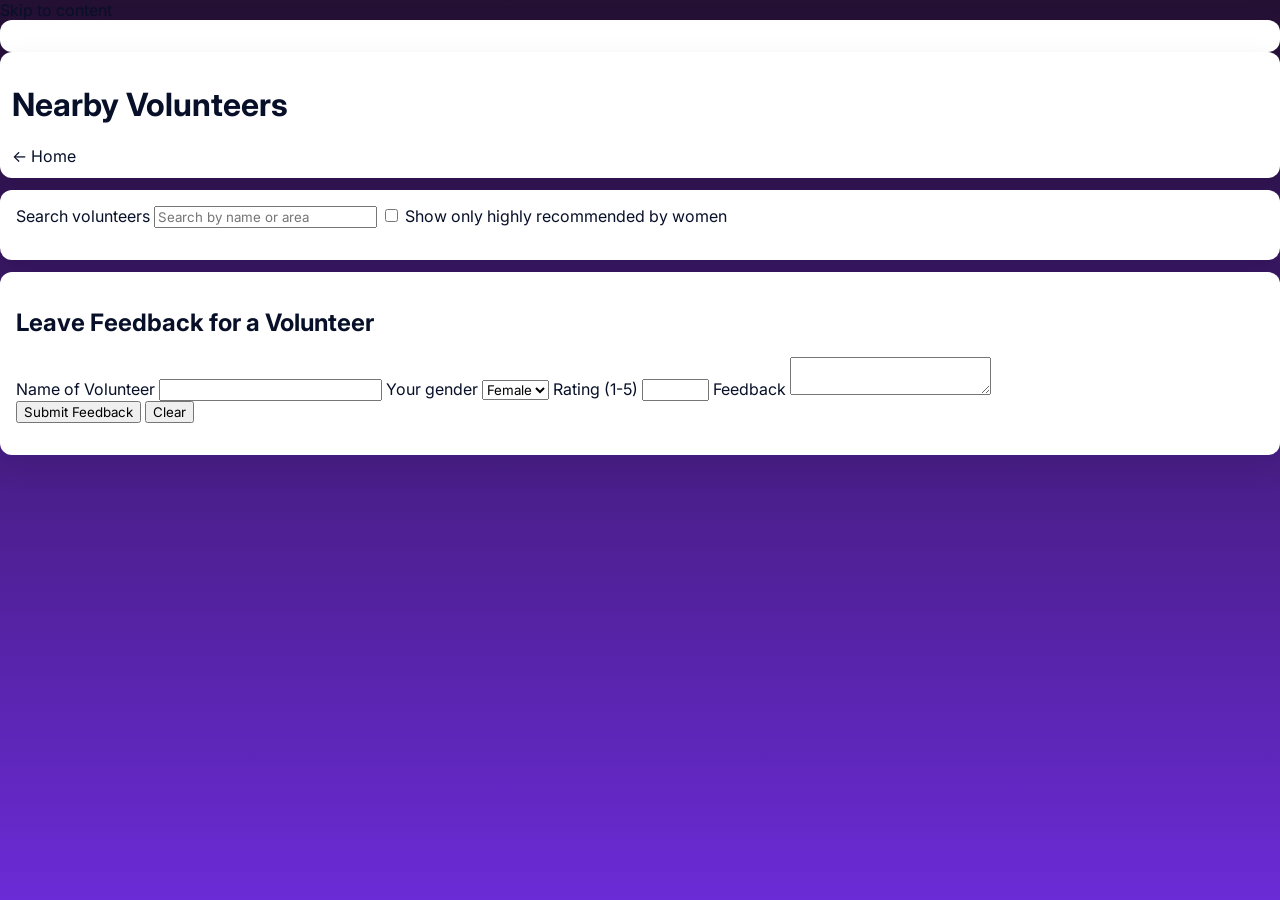
<file: volunteers.html>
<!DOCTYPE html>
<html lang="en">
<head>
  <meta charset="utf-8" />
  <title>Volunteers - HerShield AI+</title>
  <meta name="viewport" content="width=device-width,initial-scale=1" />
  <link rel="stylesheet" href="styles.css" />
</head>
<body>
  <a class="skip" href="#mainContent">Skip to content</a>
  <header id="siteHeader" role="banner" class="card header-hero"></header>

  <main id="mainContent" class="container">
    <header class="page-header card" style="padding:12px;">
      <h1>Nearby Volunteers</h1>
      <a class="back" href="home.html">← Home</a>
    </header>

    <section class="card" style="margin-top:12px;">
      <label for="searchVolunteers">Search volunteers</label>
      <input id="searchVolunteers" placeholder="Search by name or area" />
      <label class="inline"><input id="womenOnlyVol" type="checkbox" /> Show only highly recommended by women</label>

      <ul id="volunteer-list" class="list" aria-live="polite" style="margin-top:12px;"></ul>
    </section>

    <section class="card" style="margin-top:12px;">
      <h2>Leave Feedback for a Volunteer</h2>
      <form id="volunteerFeedbackForm" class="form">
        <label>Name of Volunteer
          <input id="volunteerName" required />
        </label>
        <label>Your gender
          <select id="volunteerUserGender" required>
            <option value="female">Female</option>
            <option value="male">Male</option>
            <option value="other">Other</option>
          </select>
        </label>
        <label>Rating (1-5)
          <input id="volunteerRating" type="number" min="1" max="5" required />
        </label>
        <label>Feedback
          <textarea id="volunteerFeedback" required></textarea>
        </label>
        <div class="form-row">
          <button type="submit" class="primary">Submit Feedback</button>
          <button type="button" id="volClear" class="small">Clear</button>
        </div>
      </form>
      <p id="volunteerFeedbackResult" aria-live="polite"></p>
    </section>
  </main>

  <div class="particles" aria-hidden="true"></div>
  <script src="main.js"></script>
</body>
</html>
</file>
<file: styles.css>
/* styles.css — HerShield AI+ (final full set) */
@import url('https://fonts.googleapis.com/css2?family=Inter:wght@300;400;600;700&family=Montserrat:wght@700;800&display=swap');

:root{
  --bg-1:#241033;
  --bg-2:#6b2bd6;
  --accent-1:#ff6fb5;
  --accent-2:#6dd3ff;
  --card-bg:#ffffff;
  --muted:#6b6b7a;
  --text:#071028;
  --white:#ffffff;
  --danger:#ff3b6f;
  --warn-1:#ffd54f;
  --warn-2:#ffb86b;
  --safe:#3bd67a;
  --radius:12px;
  --shadow-lg:0 30px 80px rgba(11,12,30,0.14);
  --shadow-md:0 12px 30px rgba(11,12,30,0.10);
  --focus: 4px solid rgba(109,211,255,0.18);
  --max-width:1200px;
  --gap:16px;
  --title-font:"Montserrat",system-ui,Segoe UI,Roboto,sans-serif;
  --ui-font:"Inter",system-ui,Segoe UI,Roboto,sans-serif;
  --transition:220ms cubic-bezier(.2,.9,.2,1);
}

/* Reset */
*{box-sizing:border-box}
html,body{height:100%;margin:0;font-family:var(--ui-font);-webkit-font-smoothing:antialiased;background:linear-gradient(180deg,var(--bg-1),var(--bg-2));color:var(--text)}
a{color:inherit;text-decoration:none}
button,input,select,textarea{font-family:inherit}

/* App container */
.app { max-width:var(--max-width); margin:28px auto; border-radius:18px; overflow:hidden; box-shadow:var(--shadow-lg); display:grid; grid-template-columns: 260px 1fr; gap:0; background:linear-gradient(180deg, rgba(255,255,255,0.02), rgba(255,255,255,0.01)); border:1px solid rgba(255,255,255,0.04); }

/* Left navigation */
.nav { padding:20px; background:linear-gradient(180deg, rgba(255,255,255,0.02), rgba(255,255,255,0.01)); display:flex; flex-direction:column; gap:18px; min-height:520px; }
.brand { display:flex; align-items:center; gap:12px; }
.logo-badge { padding:8px 12px; border-radius:999px; background:linear-gradient(90deg,var(--accent-1),var(--accent-2)); color:var(--white); font-weight:800; box-shadow:0 10px 30px rgba(109,211,255,0.06); }
.brand-title { font-family:var(--title-font); color:var(--white); font-weight:800; font-size:18px; }
.brand-tag { color:rgba(255,255,255,0.9); font-size:12px; }

/* Nav links */
.nav-links { display:flex; flex-direction:column; gap:8px; margin-top:6px; }
.nav-links a { display:flex; align-items:center; gap:10px; padding:10px 12px; border-radius:10px; color:rgba(255,255,255,0.95); font-weight:700; transition:background var(--transition), transform var(--transition), box-shadow var(--transition); }
.nav-links a:hover, .nav-links a:focus { background:rgba(255,255,255,0.04); transform:translateX(6px); outline:none; box-shadow:var(--shadow-md); }
.nav-links a.active { background:linear-gradient(90deg, rgba(109,211,255,0.12), rgba(255,255,255,0.02)); color:var(--white); }

/* Right content area */
.content { padding:28px; display:flex; flex-direction:column; gap:18px; }

/* Topbar inside content */
.topbar { display:flex; align-items:center; justify-content:space-between; gap:12px; }
.topbar .left { display:flex; align-items:center; gap:12px; }
.topbar .greeting { color:rgba(255,255,255,0.95); font-weight:700; }
.topbar .actions { display:flex; gap:8px; align-items:center; }

/* CTA cluster */
.cta-row { display:flex; gap:12px; margin-top:14px; flex-wrap:wrap; }
.btn { padding:12px 14px; border-radius:12px; border:none; cursor:pointer; font-weight:800; transition:transform var(--transition), box-shadow var(--transition), opacity var(--transition); }
.btn:focus{ outline:none; box-shadow:var(--focus); }
.btn.primary { background:linear-gradient(90deg,var(--accent-2),#9b8cff); color:var(--white); box-shadow:0 12px 30px rgba(109,211,255,0.08); }
.btn.danger { background:linear-gradient(90deg,var(--danger),#ff7a93); color:#fff; }
.btn.warn { background:linear-gradient(90deg,var(--warn-1),var(--warn-2)); color:#111; }
.btn.ghost { background:transparent; color:rgba(255,255,255,0.95); border:1px solid rgba(255,255,255,0.04); }

/* SOS special effect — enhanced */
.btn.sos {
  position:relative;
  overflow:visible;
  background:linear-gradient(90deg,#ff4b6e,#ff7a93);
  color:#fff;
  box-shadow:0 12px 30px rgba(255,75,110,0.18);
  animation: pulse-sos 2s infinite;
  transform-origin:center;
  border:0;
}
.btn.sos::after{
  content:'';
  position:absolute;
  left:50%;
  top:50%;
  width:120%;
  height:120%;
  transform:translate(-50%,-50%);
  border-radius:18px;
  background:radial-gradient(circle at 50% 50%, rgba(255,111,181,0.14), transparent 30%);
  filter:blur(10px);
  z-index:-2;
  opacity:0.9;
}
.btn.sos::before{
  content:'';
  position:absolute;
  left:50%;
  top:50%;
  width:40px;
  height:40px;
  transform:translate(-50%,-50%);
  border-radius:50%;
  background:rgba(255,255,255,0.06);
  z-index:-1;
  animation: ripple 2s infinite;
}
@keyframes pulse-sos {
  0% { transform:scale(1); box-shadow:0 12px 30px rgba(255,75,110,0.12); }
  50% { transform:scale(1.04); box-shadow:0 28px 60px rgba(255,75,110,0.22); }
  100% { transform:scale(1); box-shadow:0 12px 30px rgba(255,75,110,0.12); }
}
@keyframes ripple {
  0% { width:40px; height:40px; opacity:0.9; transform:translate(-50%,-50%) scale(1); }
  70% { width:220px; height:220px; opacity:0; transform:translate(-50%,-50%) scale(1.6); }
  100% { opacity:0; }
}

/* Hover for buttons */
.btn:hover { transform:translateY(-4px); box-shadow:0 18px 40px rgba(11,12,30,0.12); opacity:0.98; }

/* Stats */
.stats { display:flex; gap:12px; margin-top:12px; }
.stat { background:var(--card-bg); border-radius:12px; padding:12px; min-width:140px; box-shadow:var(--shadow-md); transition:transform var(--transition), box-shadow var(--transition); }
.stat:hover { transform:translateY(-6px); box-shadow:0 22px 50px rgba(11,12,30,0.14); }
.stat .num { font-weight:900; font-size:20px; color:var(--text); }
.stat .label { color:var(--muted); font-size:13px; margin-top:6px; }

/* Card components */
.card { background:var(--card-bg); border-radius:12px; padding:16px; box-shadow:var(--shadow-md); transition:transform var(--transition), box-shadow var(--transition); }
.card:hover { transform:translateY(-6px); box-shadow:0 22px 50px rgba(11,12,30,0.12); }
.card--glass { background:linear-gradient(180deg, rgba(255,255,255,0.04), rgba(255,255,255,0.02)); border:1px solid rgba(255,255,255,0.03); }

/* Quick-grid modern cards */
.quick-grid{display:grid;grid-template-columns:repeat(auto-fit,minmax(220px,1fr));gap:12px;margin-top:12px}
.quick-card{display:block;padding:16px;border-radius:14px;background:linear-gradient(180deg,#fff,#f9f9ff);text-decoration:none;color:var(--text);box-shadow:0 8px 30px rgba(11,12,30,0.08);transition:transform 0.25s ease,box-shadow 0.25s ease,background 0.25s ease}
.quick-card:hover{transform:translateY(-8px) scale(1.03);box-shadow:0 28px 60px rgba(11,12,30,0.18);background:linear-gradient(180deg,#fff,#f4f6ff)}
.qc-title{font-weight:800}
.qc-sub{font-size:13px;color:var(--muted);margin-top:6px}

/* Form styles */
.form-grid { display:grid; grid-template-columns: 1fr 1fr; gap:12px; }
.field { display:flex; flex-direction:column; gap:6px; }
.label { font-weight:700; color:var(--muted); font-size:13px; }
.input { padding:10px 12px; border-radius:10px; border:1px solid rgba(11,12,30,0.06); background:#fff; color:var(--text); }
.input:focus{ outline:none; box-shadow:var(--focus); }

/* Structured listing table */
.list-table { width:100%; border-collapse:collapse; margin-top:8px; }
.list-table th, .list-table td { padding:10px 12px; border-bottom:1px solid #eef2ff; text-align:left; font-size:14px; }
.list-table th { background:#f7f9ff; font-weight:800; color:var(--text); }

/* chat UI */
.chat-card{display:flex;flex-direction:column;gap:12px}
.chat-window{height:420px;overflow:auto;padding:12px;border-radius:10px;background:#f7f9ff;border:1px solid #eef2ff}
.bubble{max-width:78%;margin-bottom:10px;padding:10px;border-radius:12px;box-shadow:0 6px 18px rgba(12,20,40,0.04);transition:transform 0.2s ease;}
.bubble-ai{background:#fff;border-left:4px solid var(--accent-2);align-self:flex-start}
.bubble-user{background:linear-gradient(90deg,#e9f8ff,#dff6ff);align-self:flex-end}
.bubble:hover{transform:scale(1.02);}
.bubble-text{white-space:pre-wrap}
.bubble-meta{font-size:12px;color:var(--muted);margin-top:6px}

/* modal */
.modal-backdrop{position:fixed;inset:0;background:rgba(6,6,12,0.45);display:flex;align-items:center;justify-content:center;z-index:9999;animation:fadeInBg 0.6s ease forwards;}
.modal{background:var(--card-bg);padding:18px;border-radius:12px;max-width:720px;width:92%;box-shadow:var(--shadow-lg);animation:slideIn 0.4s ease;}
.metric-pill{background:#f6f8ff;padding:8px 10px;border-radius:10px;font-weight:700}

/* recording progress */
.recorder-bar { height:10px; background:#eef2ff; border-radius:999px; overflow:hidden; margin-top:8px; }
.recorder-progress { height:100%; width:0%; background:linear-gradient(90deg,#ff6b8a,#ffb199); transition:width 150ms linear; }

/* responsive */
@media (max-width:900px){
  .app { grid-template-columns: 1fr; }
  .nav { flex-direction:row; overflow:auto; padding:12px; gap:10px; }
  .brand-title{font-size:16px}
  .content { padding:18px; }
  .hero-title { font-size:22px }
  .chat-window{height:320px}
  .quick-grid{grid-template-columns:repeat(auto-fit,minmax(140px,1fr))}
}

/* Reduced motion */
@media (prefers-reduced-motion: reduce){
  *{ transition:none !important; animation:none !important; }
}
</file>
